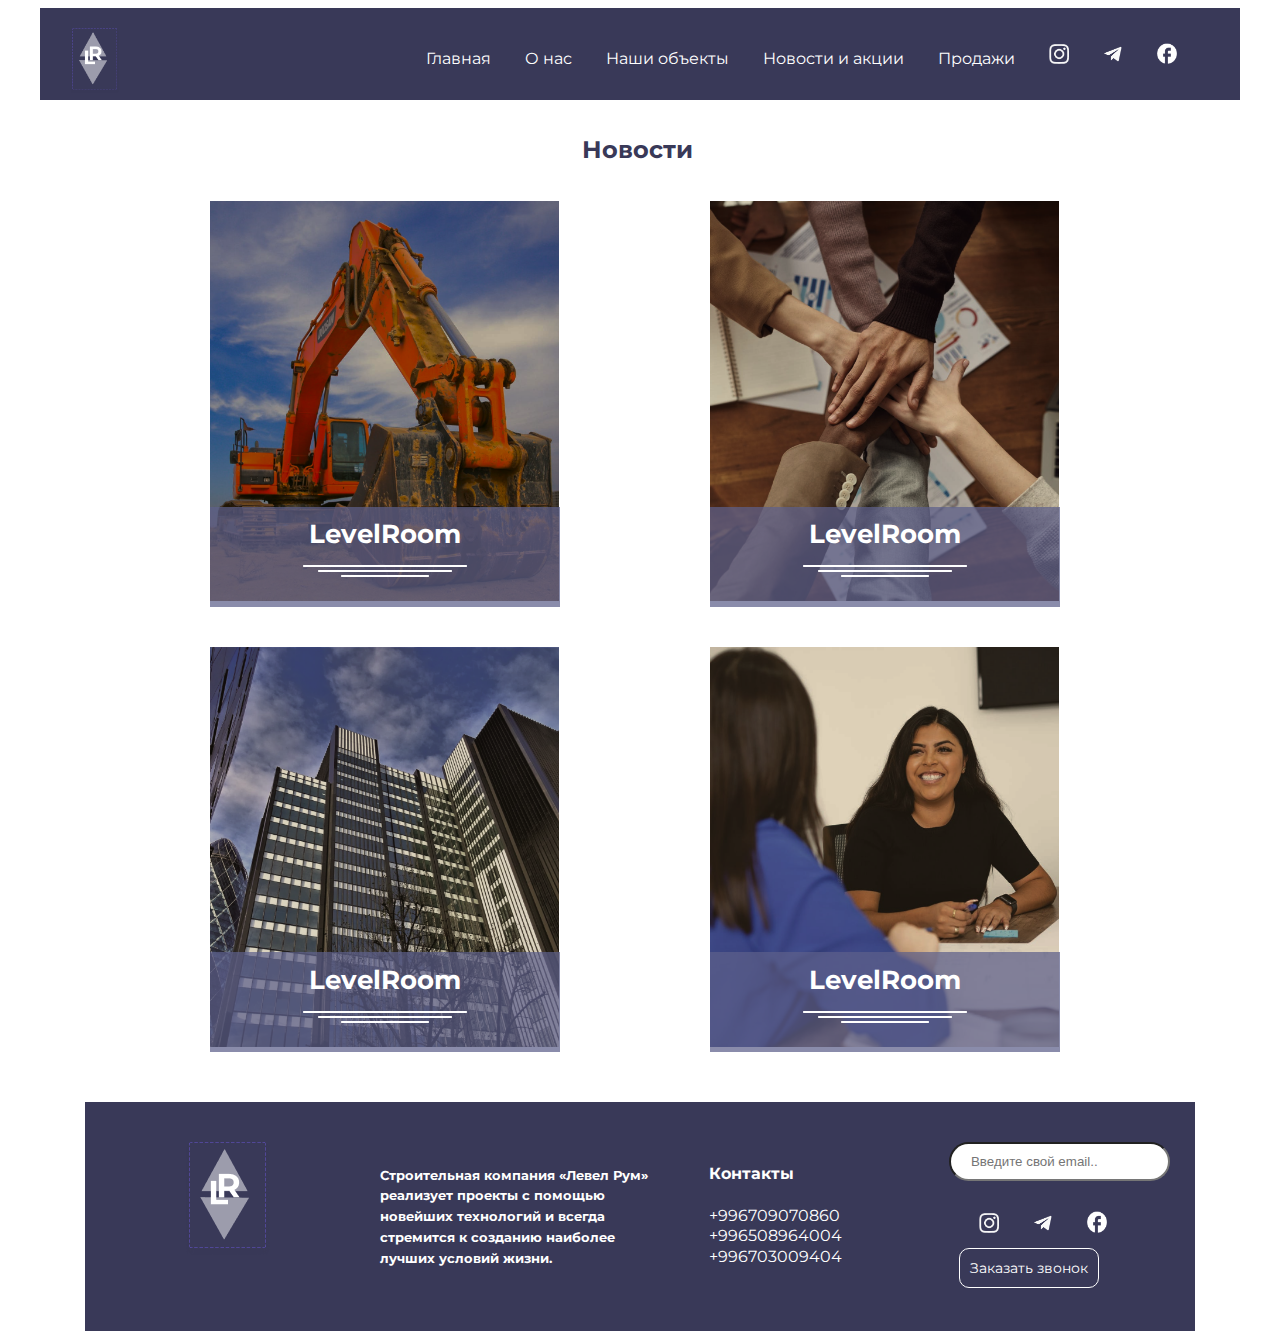
<file: new.html>
<!DOCTYPE html>
<html lang="en">
<head>
    <meta charset="UTF-8">
    <meta http-equiv="X-UA-Compatible" content="IE=edge">
    <meta name="viewport" content="width=device-width, initial-scale=1.0">
    <title>Document</title>
    <link rel="preconnect" href="https://fonts.googleapis.com">
    <link rel="preconnect" href="https://fonts.gstatic.com" crossorigin>
    <link href="https://fonts.googleapis.com/css2?family=Montserrat:wght@700&display=swap" rel="stylesheet">
    <link rel="stylesheet" href="css/new.css">
</head>
<body>
    <div class="section-one">
       <div class="container">
        <div class="header">
                <a href="#"><img class="logo" src="img/logotip.png" width="50px" alt="logo"></a>
            <nav class="nav">
                <a href="index.html">Главная</a>
                <a href="order.html">О нас</a>
                <a href="our.html">Наши объекты</a>
                <a href="new.html">Новости и акции</a>
                <a href="our.html">Продажи</a>
                <a href="#"><img src="img/instagram.png" width="20px" alt="insta"></a>
                <a href="#"><img src="img/telegram.png"  width="20px" alt="telegram"></a>
                <a href="#"><img src="img/facebook.png"  width="20px" alt="facebook"></a>     
            </nav>
        </div> 
        <section class="container">
            <div class="order-text">
                <h2>Новости</h2>
            </div>
            <section class="container">
                <div class="row">
                    <div class="col">
                        <div class="col-img">
                            <img src="img/development.png"  height="400px" alt="середине">
                        </div>
                            <div class="col-text">
                                <h1>LevelRoom</h1>
                                <img src="img/linii.png" alt="linii">
                                <h3>Новый проект</h3>
                                <p>Lorem ipsum dolor sit amet, consectetur adipiscing elit. Egestas facilisis in non velit, dictum nulla aliquam consequat.</p>
                                <a href="#">Подробнее</a>
                            </div>
                    </div>
                    <div class="col">
                        <div class="col-img">
                            <img src="img/team.png"  height="400px" alt="середине">
                        </div>
                            <div class="col-text">
                                <h1>LevelRoom</h1>
                                <img src="img/linii.png" alt="linii">
                                <h3>Акции</h3>
                                <p>Lorem ipsum dolor sit amet, consectetur adipiscing elit. Egestas facilisis in non velit, dictum nulla aliquam consequat.</p>
                                <a href="#">Подробнее</a>
                            </div>
                    </div>
                </div>
                <div class="row">
                    <div class="col">
                        <div class="col-img">
                            <img src="img/play.png"  height="400px" alt="середине">
                        </div>
                            <div class="col-text">
                                <h1>LevelRoom</h1>
                                <img src="img/linii.png" alt="linii">
                                <h3>У нас новый офис</h3>
                                <p>Lorem ipsum dolor sit amet, consectetur adipiscing elit. Egestas facilisis in non velit, dictum nulla aliquam consequat.</p>
                                <a href="#">Подробнее</a>
                            </div>
                    </div>
                    <div class="col">
                        <div class="col-img">
                            <img src="img/office.png"  height="400px" alt="середине">
                        </div>
                            <div class="col-text">
                                <h1>LevelRoom</h1>
                                <img src="img/linii.png" alt="linii">
                                <h3>Вакансии</h3>
                                <p>Lorem ipsum dolor sit amet, consectetur adipiscing elit. Egestas facilisis in non velit, dictum nulla aliquam consequat.</p>
                                <a href="#">Подробнее</a>
                            </div>
                    </div>
                </div>
                <footer class="container">
                    <div class="footer-flex">
                        <div class="imgg-div">
                           <a href="index.html"><img src="img/logotip.png" alt="logo"></a>  
                        </div>
                       <div class="text-divv">
                           <h5>Строительная компания «Левел Рум» реализует проекты с помощью новейших технологий и всегда стремится к созданию наиболее лучших условий жизни.</h5>
                       </div>
                       <div class="text-div-two">
                           <h4>Контакты</h4>
                           <a href="#">+996709070860</a>
                           <a href="#">+996508964004</a>
                           <a href="#">+996703009404</a>
                       </div>
                       <div class="inputs-div">
                           <input type="email" class="input" name="email" id="email" placeholder="Введите свой email..">
                           <a href="#"><img class="footerimg" src="img/instagram.png" width="20px" alt="insta"></a>
                            <a href="#"><img class="footerimg" src="img/telegram.png"  width="20px" alt="telegram"></a>
                            <a href="#"><img class="footerimg" src="img/facebook.png"  width="20px" alt="facebook"></a>
                            <a class="under_a" href="#">Заказать звонок</a>   
                       </div>
                    </div>
                   </footer>
            </section>
      </body>
    </html>
</file>
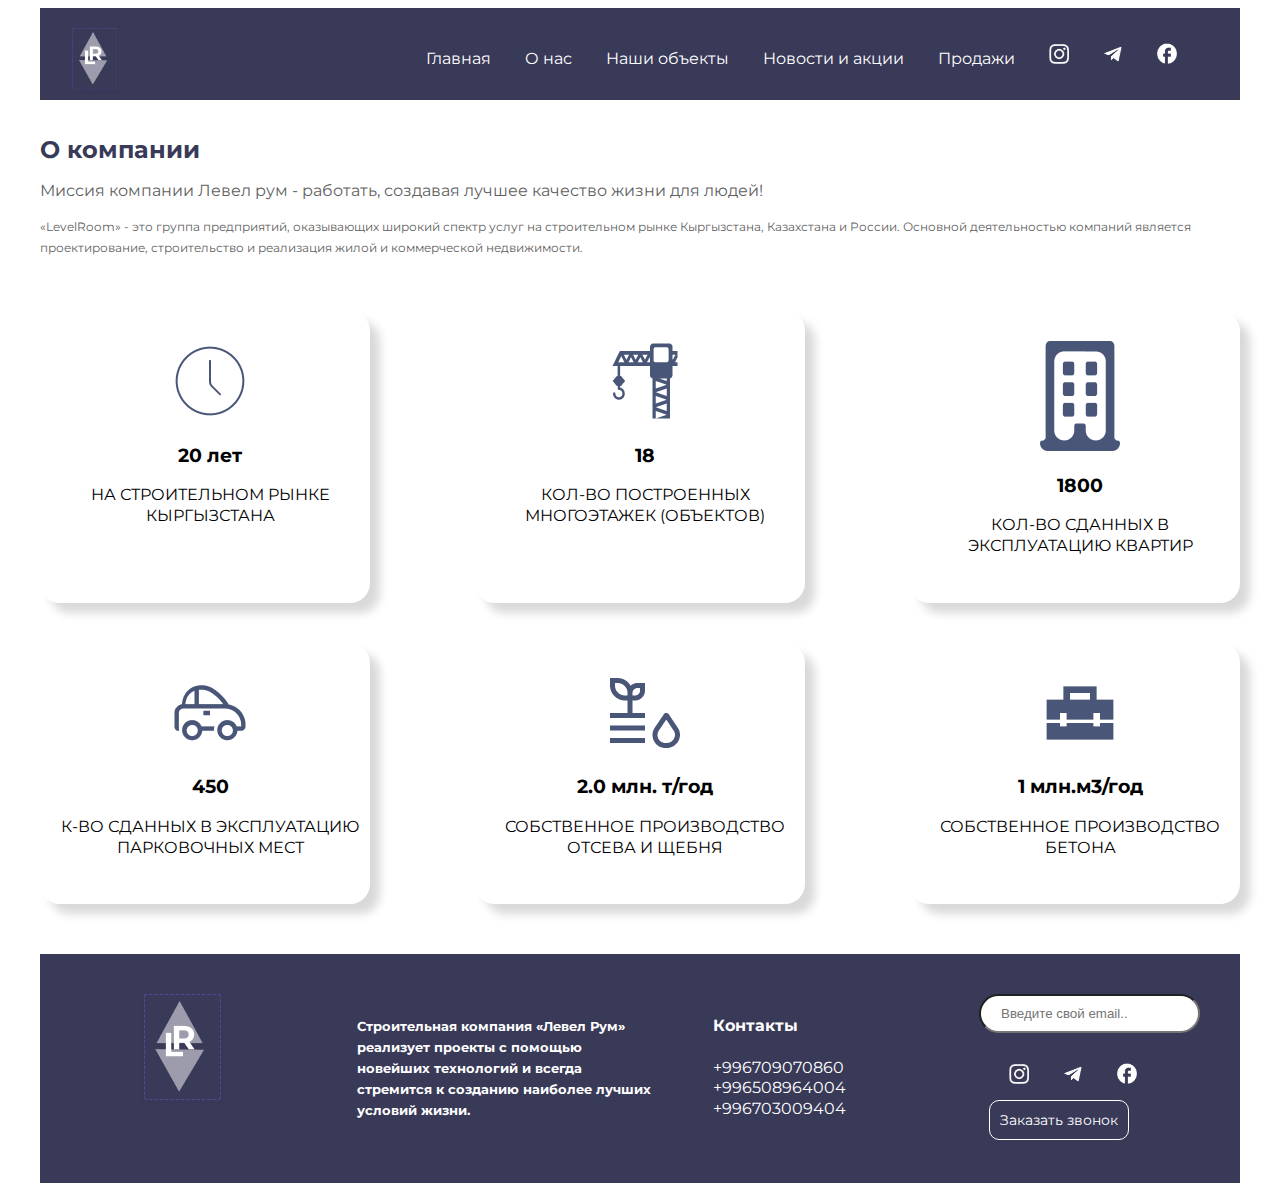
<file: objects.html>
<!DOCTYPE html>
<html lang="en">
<head>
    <meta charset="UTF-8">
    <meta http-equiv="X-UA-Compatible" content="IE=edge">
    <meta name="viewport" content="width=device-width, initial-scale=1.0">
    <title>Document</title>
    <link rel="preconnect" href="https://fonts.googleapis.com">
    <link rel="preconnect" href="https://fonts.gstatic.com" crossorigin>
    <link href="https://fonts.googleapis.com/css2?family=Montserrat:wght@700&display=swap" rel="stylesheet">
    <link rel="stylesheet" href="css/objects.css">
</head>
<body>
    <div class="section-one">
       <div class="container">
        <div class="header">
                <a href="#"><img class="logo" src="img/logotip.png" width="50px" alt="logo"></a>
            <nav class="nav">
                <a href="index.html">Главная</a>
                <a href="order.html">О нас</a>
                <a href="our.html">Наши объекты</a>
                <a href="new.html">Новости и акции</a>
                <a href="our.html">Продажи</a>
                <a href="#"><img src="img/instagram.png" width="20px" alt="insta"></a>
                <a href="#"><img src="img/telegram.png"  width="20px" alt="telegram"></a>
                <a href="#"><img src="img/facebook.png"  width="20px" alt="facebook"></a>     
            </nav>
        </div>    
         </div>
         </div>
         <section class="container">
            <div class="order-text">
                <h2>О компании</h2>
                <p>Миссия компании Левел рум - работать, создавая лучшее качество жизни для людей!</p>
                <p class="under-p">«LevelRoom» - это группа предприятий, оказывающих широкий спектр услуг на строительном рынке Кыргызстана, 
                Казахстана и России. Основной деятельностью компаний является проектирование, строительство и реализация
                жилой и коммерческой недвижимости.</p>
            </div>
            <div class="cards">
                <div class="cols">
                    <div class="card">
                        <img src="img/clock.png" alt="clock">
                        <h3>20 лет</h3>
                        <p>НА СТРОИТЕЛЬНОМ
                        РЫНКЕ КЫРГЫЗСТАНА</p>
                    </div>
                    <div class="card">
                        <img src="img/construction.png" alt="clock">
                        <h3>18</h3>
                        <p>КОЛ-ВО ПОСТРОЕННЫХ
                            МНОГОЭТАЖЕК (ОБЪЕКТОВ)</p>
                    </div>
                    <div class="card">
                        <img src="img/building.png" alt="clock">
                        <h3>1800</h3>
                        <p>КОЛ-ВО СДАННЫХ
                            В ЭКСПЛУАТАЦИЮ 
                            КВАРТИР</p>
                    </div>
                </div>
                <div class="cols">
                    <div class="card">
                        <img src="img/auto.png" alt="clock">
                        <h3>450</h3>
                        <p>К-ВО СДАННЫХ В
                            ЭКСПЛУАТАЦИЮ 
                            ПАРКОВОЧНЫХ МЕСТ</p>
                    </div>
                    <div class="card">
                        <img src="img/field.png" alt="clock">
                        <h3>2.0 млн. т/год</h3>
                        <p>СОБСТВЕННОЕ
                            ПРОИЗВОДСТВО
                            ОТСЕВА И ЩЕБНЯ</p>
                    </div>
                    <div class="card">
                        <img src="img/service.png" alt="clock">
                        <h3>1 млн.м3/год</h3>
                        <p>СОБСТВЕННОЕ 
                            ПРОИЗВОДСТВО
                            БЕТОНА</p>
                    </div>
                </div>
            </div>
            </section>
            <footer class="container">
                <div class="footer-flex">
                    <div class="img-div">
                       <a href="index.html"><img src="img/logotip.png" alt="logo"></a>  
                    </div>
                   <div class="text-div">
                       <h5>Строительная компания «Левел Рум» реализует проекты с помощью новейших технологий и всегда стремится к созданию наиболее лучших условий жизни.</h5>
                   </div>
                   <div class="text-div-two">
                       <h4>Контакты</h4>
                       <a href="#">+996709070860</a>
                       <a href="#">+996508964004</a>
                       <a href="#">+996703009404</a>
                   </div>
                   <div class="inputs-div">
                       <input type="email" class="input" name="email" id="email" placeholder="Введите свой email..">
                       <a href="#"><img class="footerimg" src="img/instagram.png" width="20px" alt="insta"></a>
                        <a href="#"><img class="footerimg" src="img/telegram.png"  width="20px" alt="telegram"></a>
                        <a href="#"><img class="footerimg" src="img/facebook.png"  width="20px" alt="facebook"></a>
                        <a class="under_a" href="#">Заказать звонок</a>   
                   </div>
                </div>
               </footer>
        </body>
    </html>
</file>
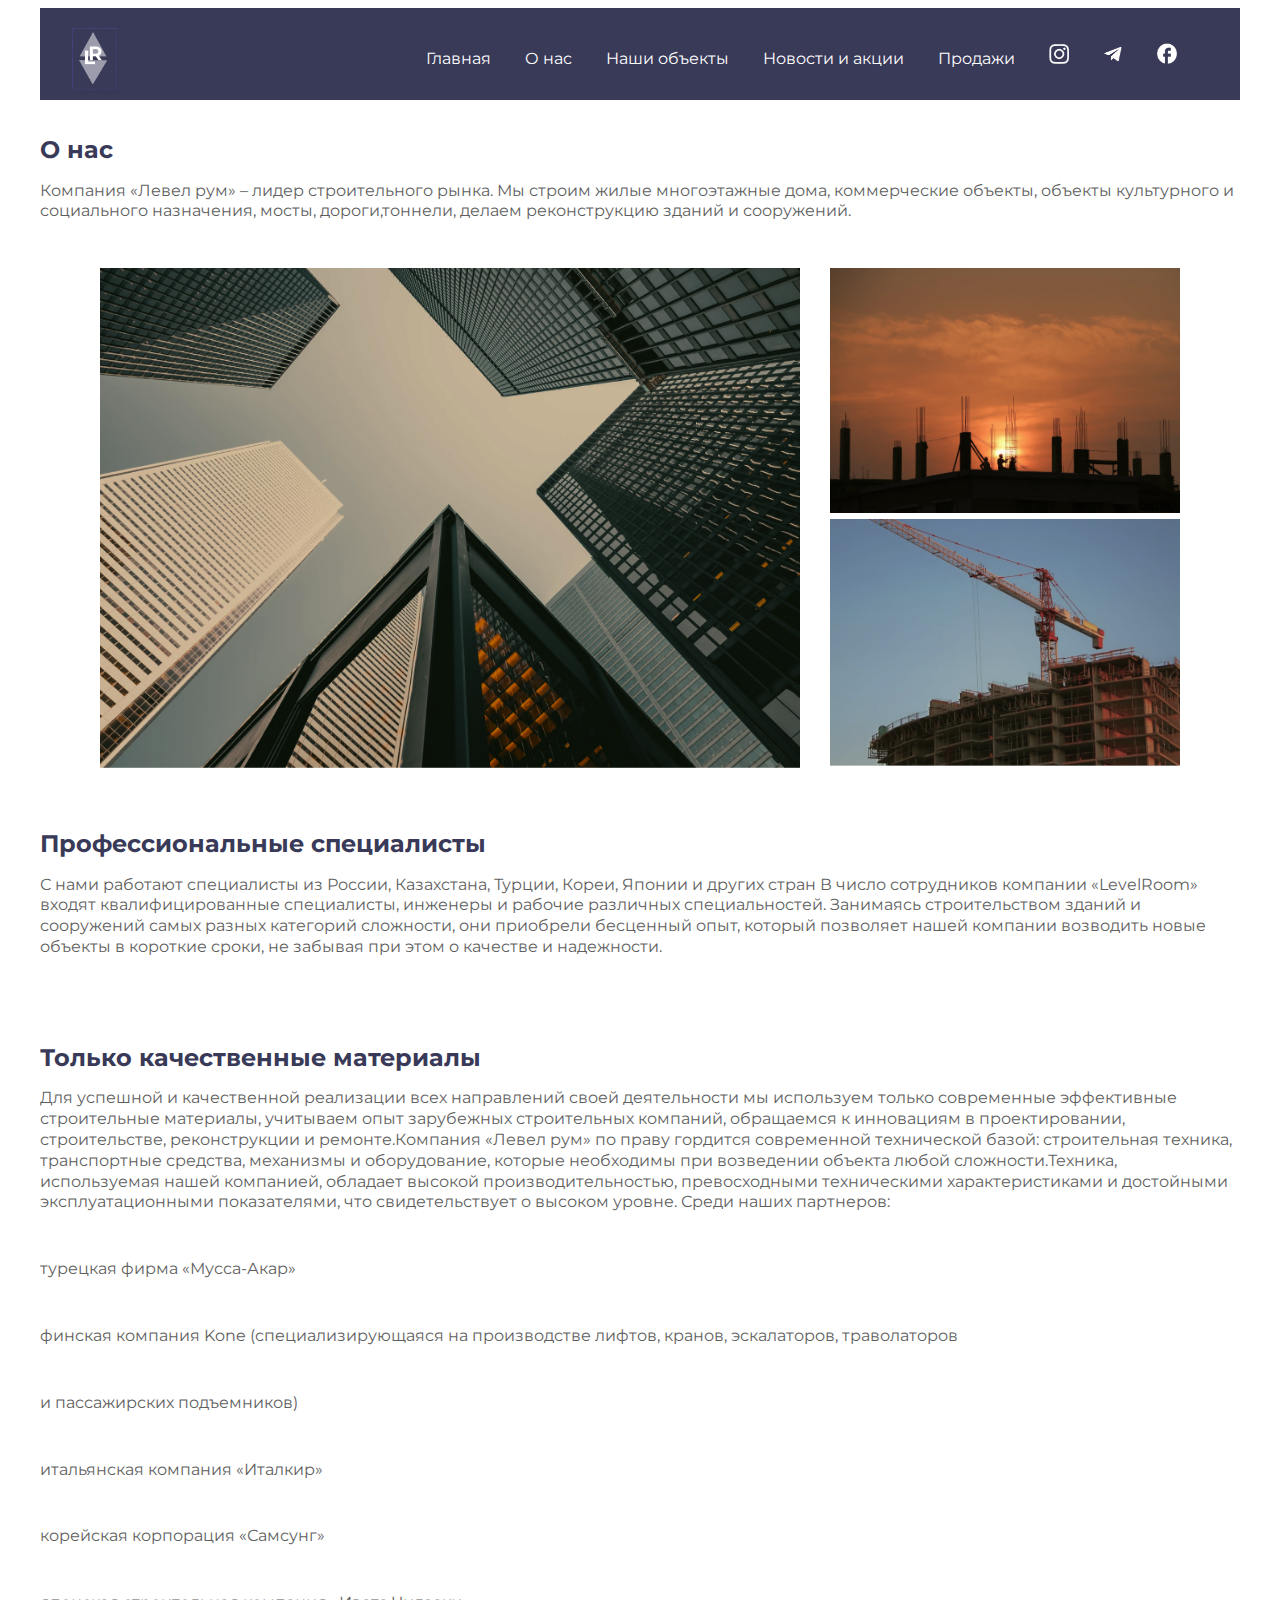
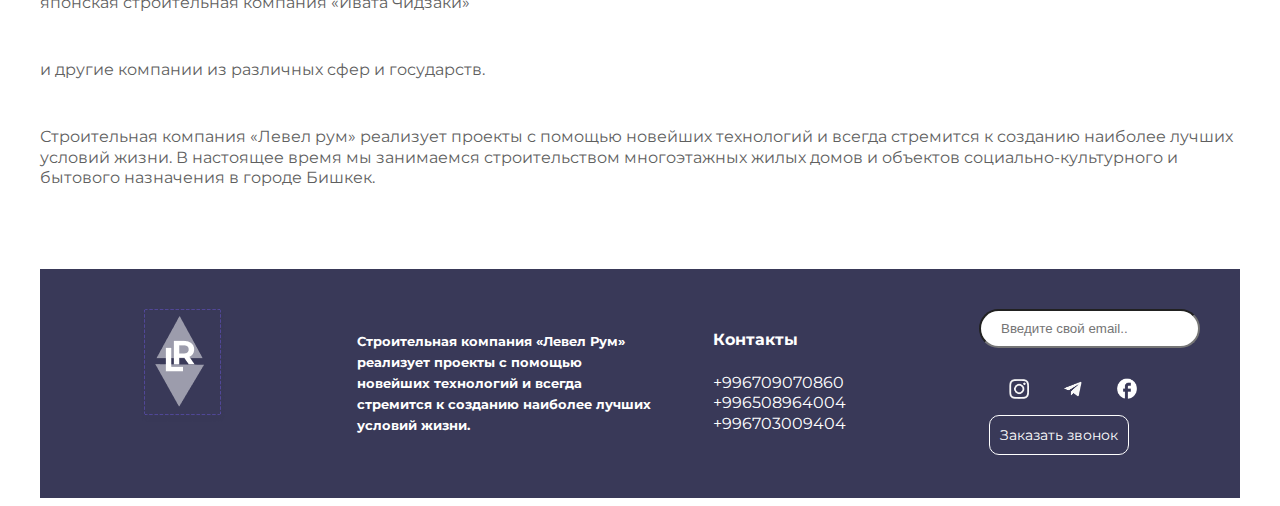
<file: order.html>
<!DOCTYPE html>
<html lang="en">
<head>
    <meta charset="UTF-8">
    <meta http-equiv="X-UA-Compatible" content="IE=edge">
    <meta name="viewport" content="width=device-width, initial-scale=1.0">
    <title>Document</title>
    <link rel="preconnect" href="https://fonts.googleapis.com">
    <link rel="preconnect" href="https://fonts.gstatic.com" crossorigin>
    <link href="https://fonts.googleapis.com/css2?family=Montserrat:wght@700&display=swap" rel="stylesheet">
    <link rel="stylesheet" href="css/order.css">
</head>
<body>
    <div class="section-one">
       <div class="container">
        <div class="header">
                <a href="#"><img class="logo" src="img/logotip.png" width="50px" alt="logo"></a>
            <nav class="nav">
                <a href="index.html">Главная</a>
                <a href="order.html">О нас</a>
                <a href="our.html">Наши объекты</a>
                <a href="new.html">Новости и акции</a>
                <a href="our.html">Продажи</a>
                <a href="#"><img src="img/instagram.png" width="20px" alt="insta"></a>
                <a href="#"><img src="img/telegram.png"  width="20px" alt="telegram"></a>
                <a href="#"><img src="img/facebook.png"  width="20px" alt="facebook"></a>     
            </nav>
        </div>    
         </div>
         </div>
         <section class="container">
          <div class="order-text">
              <h2>О нас</h2>
              <p>Компания «Левел рум» – лидер строительного рынка.  Мы строим жилые многоэтажные дома, коммерческие объекты,
              объекты культурного и социального назначения, мосты, дороги,тоннели, делаем реконструкцию зданий и сооружений.</p>
          </div>
          <div class="imges">
             <div class="img-order">
                <img src="img/здания.png" width="700px" height="500px" alt="здания">
            </div>  
            <div class="img-order-2">
                <img src="img/стройка.png" width="350" alt="стройка">
                <img src="img/стройка (2).png" width="350px" alt="стройка">
            </div>
          </div>
          <div class="under-order-text">
              <h2>Профессиональные специалисты</h2>
              <p>С нами работают специалисты из России, Казахстана, Турции, Кореи, Японии и других стран

                В число сотрудников компании «LevelRoom» входят квалифицированные специалисты, инженеры и рабочие различных 
                специальностей. Занимаясь строительством зданий и сооружений самых разных категорий сложности, они приобрели бесценный опыт,
                который позволяет нашей компании возводить новые объекты в короткие сроки, не забывая при этом о качестве и надежности.</p>
          </div>
          <div class="under-text">
              <h2>Только качественные материалы</h2>
              <p>Для успешной и качественной реализации всех направлений своей деятельности мы используем только современные 
                эффективные строительные материалы, учитываем опыт зарубежных строительных компаний, обращаемся к инновациям
                в проектировании, строительстве, реконструкции и ремонте.Компания «Левел рум» по праву гордится современной
                технической базой: строительная техника, транспортные средства, механизмы и оборудование, которые  необходимы при
                возведении объекта любой сложности.Техника, используемая нашей компанией, обладает высокой производительностью,
                превосходными техническими характеристиками и достойными эксплуатационными показателями, 
                что свидетельствует о высоком уровне.
                Среди наших партнеров:
                
                <p>
                турецкая фирма «Мусса-Акар»<p>
                финская компания Kone (специализирующаяся на производстве лифтов, кранов, эскалаторов, траволаторов<p> 
                и пассажирских подъемников)<p>
                итальянская компания «Италкир»<p>
                корейская корпорация «Самсунг»<p>
                японская строительная компания «Ивата Чидзаки»<p>
                и другие компании из различных сфер и государств.<p>

                Строительная компания «Левел рум» реализует проекты с помощью новейших технологий и всегда
                 стремится к созданию наиболее лучших условий жизни. В настоящее время мы занимаемся строительством многоэтажных жилых
                 домов и объектов социально-культурного и бытового назначения в городе Бишкек.</p>
          </div>
         </section>
         <footer class="container">
            <div class="footer-flex">
                <div class="img-div">
                   <a href="index.html"><img src="img/logotip.png" alt="logo"></a>  
                </div>
               <div class="text-div">
                   <h5>Строительная компания «Левел Рум» реализует проекты с помощью новейших технологий и всегда стремится к созданию наиболее лучших условий жизни.</h5>
               </div>
               <div class="text-div-two">
                   <h4>Контакты</h4>
                   <a href="#">+996709070860</a>
                   <a href="#">+996508964004</a>
                   <a href="#">+996703009404</a>
               </div>
               <div class="inputs-div">
                   <input type="email" class="input" name="email" id="email" placeholder="Введите свой email..">
                   <a href="#"><img class="footerimg" src="img/instagram.png" width="20px" alt="insta"></a>
                    <a href="#"><img class="footerimg" src="img/telegram.png"  width="20px" alt="telegram"></a>
                    <a href="#"><img class="footerimg" src="img/facebook.png"  width="20px" alt="facebook"></a>
                    <a class="under_a" href="#">Заказать звонок</a>   
               </div>
            </div>
           </footer>
        </body>
        </html>
</file>
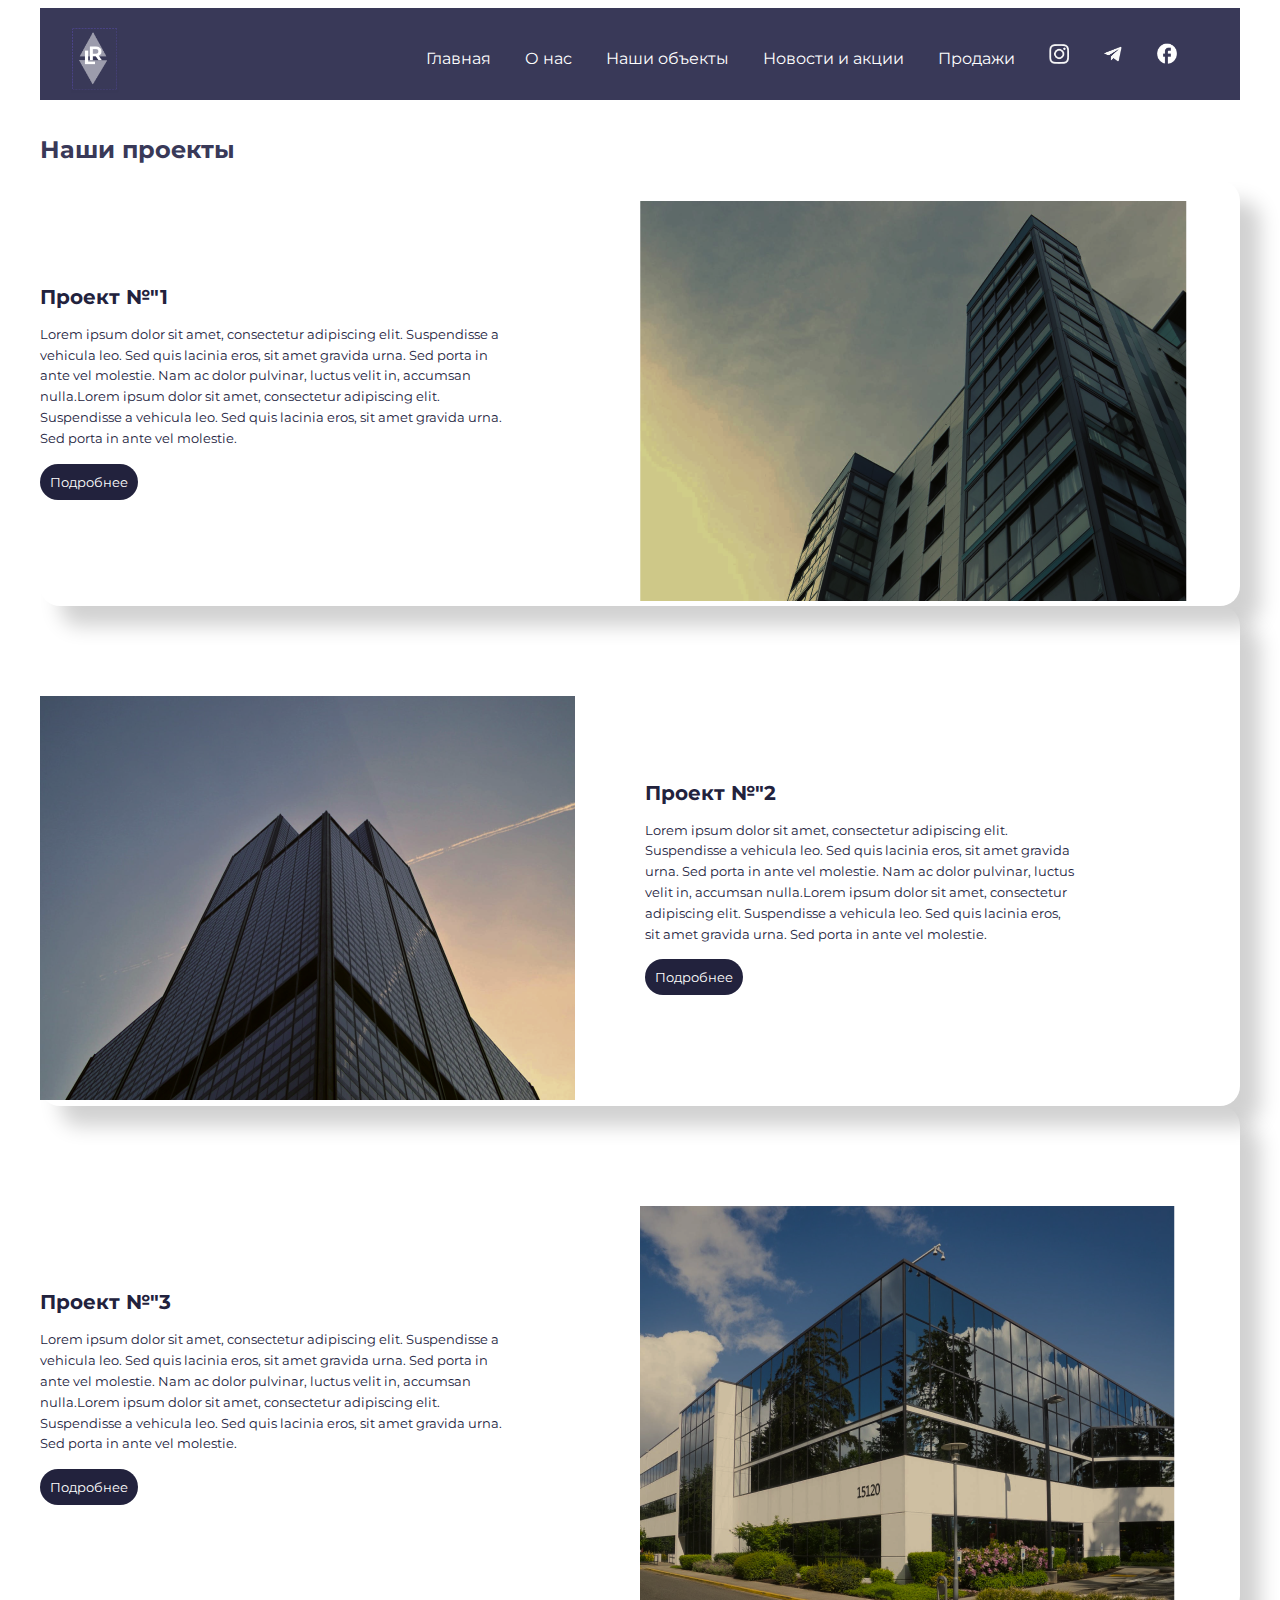
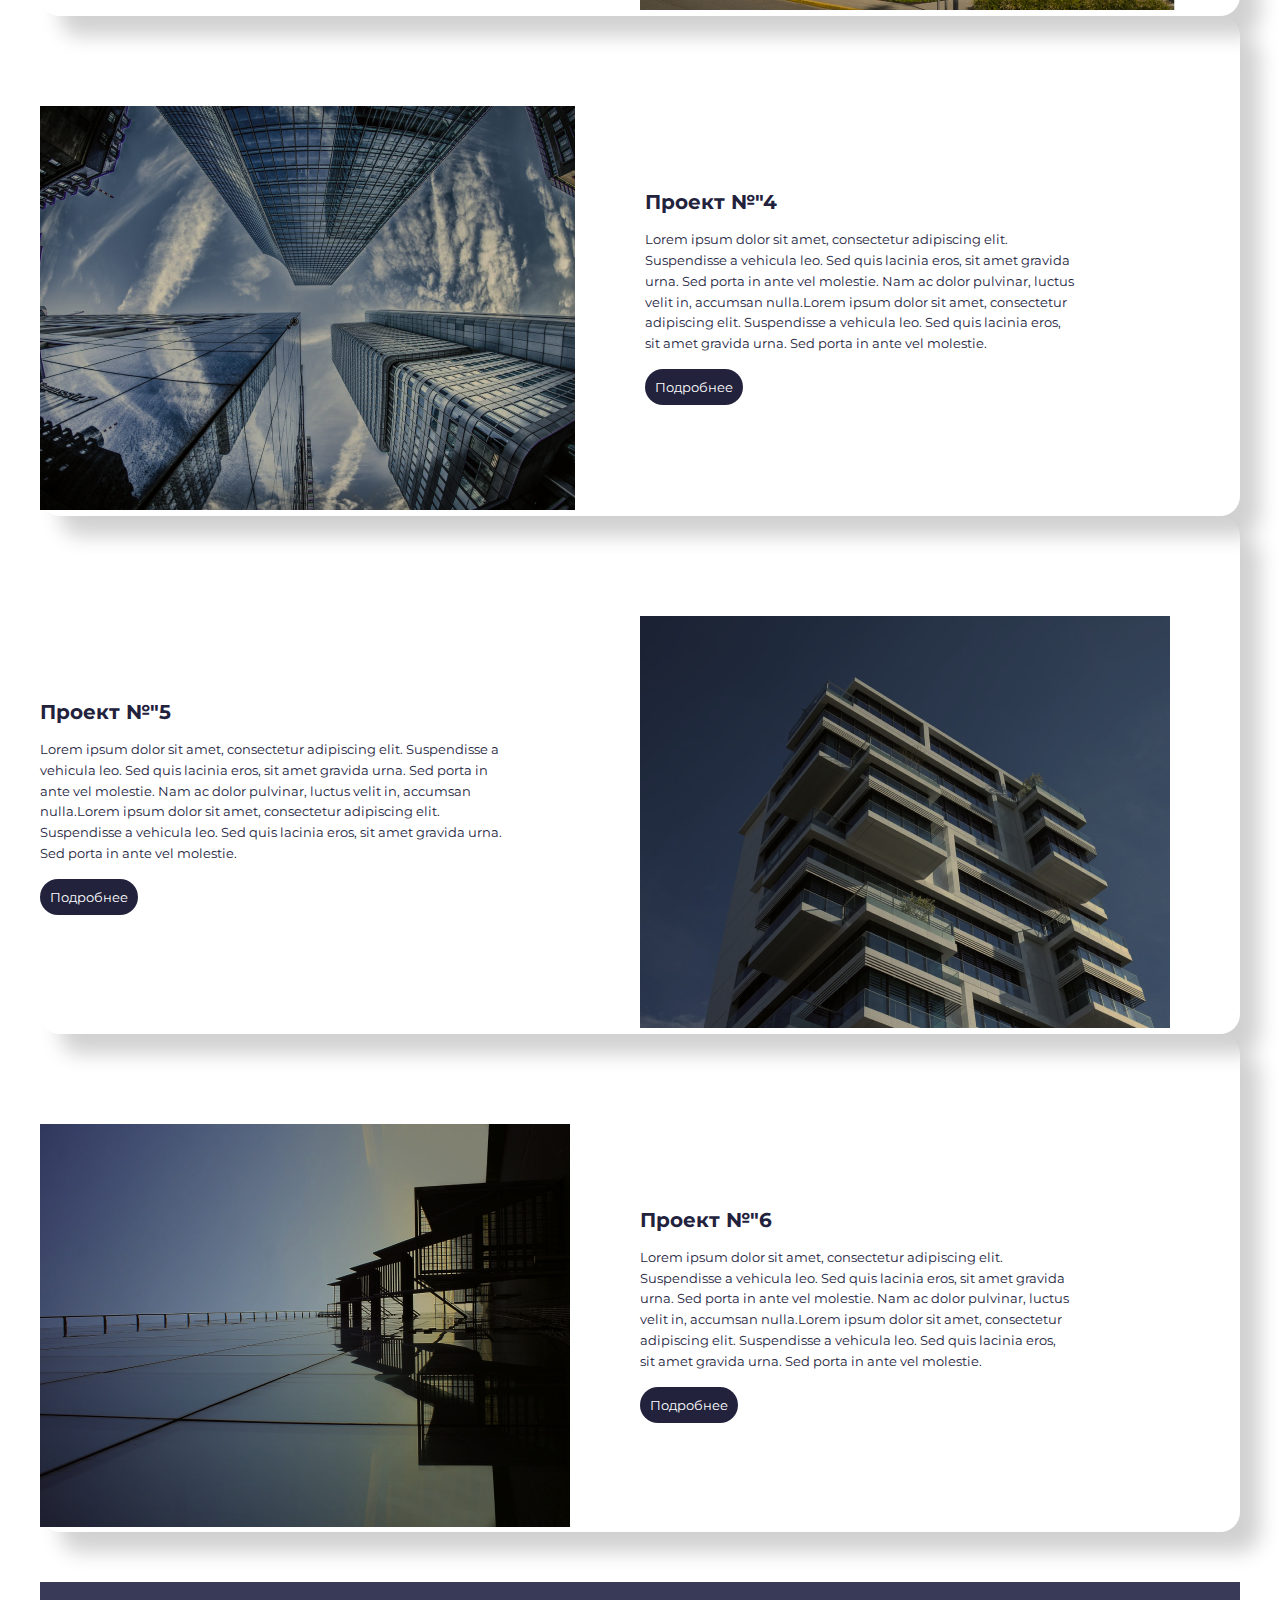
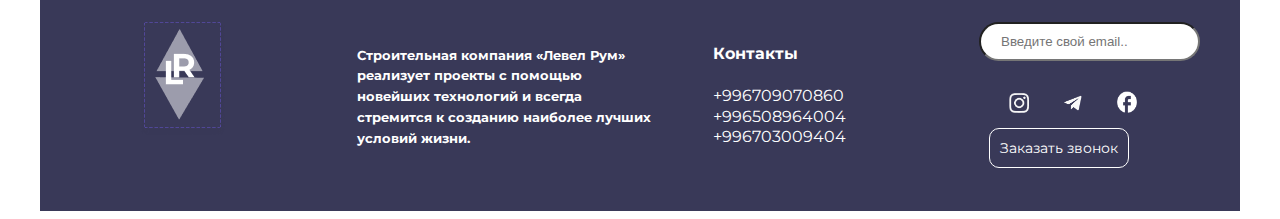
<file: our.html>
<!DOCTYPE html>
<html lang="en">
<head>
    <meta charset="UTF-8">
    <meta http-equiv="X-UA-Compatible" content="IE=edge">
    <meta name="viewport" content="width=device-width, initial-scale=1.0">
    <title>Document</title>
    <link rel="preconnect" href="https://fonts.googleapis.com">
    <link rel="preconnect" href="https://fonts.gstatic.com" crossorigin>
    <link href="https://fonts.googleapis.com/css2?family=Montserrat:wght@700&display=swap" rel="stylesheet">
    <link rel="stylesheet" href="css/our.css">
</head>
<body>
    <div class="section-one">
        <div class="container">
         <div class="header">
                 <a href="#"><img class="logo" src="img/logotip.png" width="50px" alt="logo"></a>
             <nav class="nav">
                 <a href="index.html">Главная</a>
                 <a href="order.html">О нас</a>
                 <a href="our.html">Наши объекты</a>
                 <a href="new.html">Новости и акции</a>
                 <a href="our.html">Продажи</a>
                 <a href="#"><img src="img/instagram.png" width="20px" alt="insta"></a>
                 <a href="#"><img src="img/telegram.png"  width="20px" alt="telegram"></a>
                 <a href="#"><img src="img/facebook.png"  width="20px" alt="facebook"></a>     
             </nav>
         </div>    
          </div>
          </div>
          <section class="container">
            <div class="order-text">
                <h2>Наши проекты</h2>
            </div>
            <div class="big-divs under-top-div">
                <div class="text-div">
                    <h2>Проект  №"1</h2>
                    <p>Lorem ipsum dolor sit amet, consectetur adipiscing elit. Suspendisse a vehicula leo. Sed quis lacinia eros, sit amet gravida urna. Sed porta in ante vel molestie. Nam ac dolor pulvinar, luctus velit in, accumsan nulla.Lorem ipsum dolor sit amet, consectetur adipiscing elit. Suspendisse a vehicula leo. Sed quis lacinia eros, sit amet gravida urna. Sed porta in ante vel molestie.</p>
                    <a href="#">Подробнее</a>
                </div>
                <div class="img-div">
                    <img src="img/buildingone.png" alt="building">
                </div>
            </div>
            <div class="big-divs bigs">
                <div class="img-div divs-2">
                    <img src="img/buildingtwo.png" alt="building">
                </div>
                <div class="text-div div-2">
                    <h2>Проект  №"2</h2>
                    <p>Lorem ipsum dolor sit amet, consectetur adipiscing elit. Suspendisse a vehicula leo. Sed quis lacinia eros, sit amet gravida urna. Sed porta in ante vel molestie. Nam ac dolor pulvinar, luctus velit in, accumsan nulla.Lorem ipsum dolor sit amet, consectetur adipiscing elit. Suspendisse a vehicula leo. Sed quis lacinia eros, sit amet gravida urna. Sed porta in ante vel molestie.</p>
                    <a href="#">Подробнее</a>
                </div>
            </div>
            <div class="big-divs divvs">
                <div class="text-div">
                    <h2>Проект  №"3</h2>
                    <p>Lorem ipsum dolor sit amet, consectetur adipiscing elit. Suspendisse a vehicula leo. Sed quis lacinia eros, sit amet gravida urna. Sed porta in ante vel molestie. Nam ac dolor pulvinar, luctus velit in, accumsan nulla.Lorem ipsum dolor sit amet, consectetur adipiscing elit. Suspendisse a vehicula leo. Sed quis lacinia eros, sit amet gravida urna. Sed porta in ante vel molestie.</p>
                    <a href="#">Подробнее</a>
                </div>
                <div class="img-div">
                    <img src="img/buildingthree.png" alt="building">
                </div>
            </div>
            <div class="big-divs bigs">
                <div class="img-div divs-2">
                    <img src="img/buildingfor.png" alt="building">
                </div>
                <div class="text-div div-2">
                    <h2>Проект  №"4</h2>
                    <p>Lorem ipsum dolor sit amet, consectetur adipiscing elit. Suspendisse a vehicula leo. Sed quis lacinia eros, sit amet gravida urna. Sed porta in ante vel molestie. Nam ac dolor pulvinar, luctus velit in, accumsan nulla.Lorem ipsum dolor sit amet, consectetur adipiscing elit. Suspendisse a vehicula leo. Sed quis lacinia eros, sit amet gravida urna. Sed porta in ante vel molestie.</p>
                    <a href="#">Подробнее</a>
                </div>
            </div>
            <div class="big-divs divvs">
                <div class="text-div">
                    <h2>Проект  №"5</h2>
                    <p>Lorem ipsum dolor sit amet, consectetur adipiscing elit. Suspendisse a vehicula leo. Sed quis lacinia eros, sit amet gravida urna. Sed porta in ante vel molestie. Nam ac dolor pulvinar, luctus velit in, accumsan nulla.Lorem ipsum dolor sit amet, consectetur adipiscing elit. Suspendisse a vehicula leo. Sed quis lacinia eros, sit amet gravida urna. Sed porta in ante vel molestie.</p>
                    <a href="#">Подробнее</a>
                </div>
                <div class="img-div">
                    <img src="img/buildingfive.png" alt="building">
                </div>
            </div>
            <div class="big-divs bigs">
                <div class="img-div divs-2">
                    <img src="img/buildingsix.png" alt="building">
                </div>
                <div class="text-div div-2">
                    <h2>Проект  №"6</h2>
                    <p>Lorem ipsum dolor sit amet, consectetur adipiscing elit. Suspendisse a vehicula leo. Sed quis lacinia eros, sit amet gravida urna. Sed porta in ante vel molestie. Nam ac dolor pulvinar, luctus velit in, accumsan nulla.Lorem ipsum dolor sit amet, consectetur adipiscing elit. Suspendisse a vehicula leo. Sed quis lacinia eros, sit amet gravida urna. Sed porta in ante vel molestie.</p>
                    <a href="#">Подробнее</a>
                </div>
            </div>
          </section>
          <footer class="container">
            <div class="footer-flex">
                <div class="imgg-div">
                   <a href="index.html"><img src="img/logotip.png" alt="logo"></a>  
                </div>
               <div class="text-divv">
                   <h5>Строительная компания «Левел Рум» реализует проекты с помощью новейших технологий и всегда стремится к созданию наиболее лучших условий жизни.</h5>
               </div>
               <div class="text-div-two">
                   <h4>Контакты</h4>
                   <a href="#">+996709070860</a>
                   <a href="#">+996508964004</a>
                   <a href="#">+996703009404</a>
               </div>
               <div class="inputs-div">
                   <input type="email" class="input" name="email" id="email" placeholder="Введите свой email..">
                   <a href="#"><img class="footerimg" src="img/instagram.png" width="20px" alt="insta"></a>
                    <a href="#"><img class="footerimg" src="img/telegram.png"  width="20px" alt="telegram"></a>
                    <a href="#"><img class="footerimg" src="img/facebook.png"  width="20px" alt="facebook"></a>
                    <a class="under_a" href="#">Заказать звонок</a>   
               </div>
            </div>
           </footer>
</body>
</html>
</file>
<file: css/new.css>
body{
    font-family: 'Montserrat', sans-serif;
    font-size: 16px;
    line-height: 1.3em;
    background-color: rgb(255, 255, 255);
}
.container{
    max-width: 1200px;
    margin: 0 auto;
    padding: 0 15px;
}  
.header{
    display: flex;
    background-color: #393958;
}
.nav{
    padding-top: 35px;
    margin-left: 23%;
}
a{
    text-decoration: none;
    padding-left: 30px;
    color: #fff;
}
.logo{
    padding-top: 20px;
}
.order-text h2{
    margin-left: 45%;
    padding-top: 20px;
    color: #393958;
}
.text-div{
    width: 50%;
    padding-top: 90px;
    color: #22223d;
}
.divs{
    margin-left: 50px;
}
.row{
    display: flex;
    padding-left: 140px;
    margin-top: 40px;
}
.col{
    width: 50%;
    position: relative;
    overflow: hidden;
}
.col:hover .col-text{
    bottom: 0;
}
.col-img{
    width: 100%;
}
.col-text{
    background-color: #5d608ab8;
    color: #fff;
    text-align: center;
    width: 350px;
    height: 400px;
    position: absolute;
    bottom: -300px;
    transition: 3s;
    font-size: 13px;
}
.col-text h1{
    padding-top: 0px;
}
.col-text h3{
    padding-top: 80px;
}
.col-text a{
    background-color: #22223d;
    border-radius: 20px;
    padding: 10px 10px;
}
.footer-flex{
    margin-top: 50px;
    display: flex;
    justify-content: space-between;
    background-color: #393958;
    color: #fff;
    padding: 40px 40px;
}
.imgg-div{
    width: 25%;
    margin-left: 30px;
}
.text-divv{
    width: 30%;
}
.text-div-two{
    width: 30%;
    padding-left: 30px;
}
.text-div-two h4{
    padding-left: 30px;
}
.inputs-div{
    width: 20%;
}
.footerimg{
    padding-top: 30px;
    padding-bottom: 20px;
}
.input{
    padding: 10px 20px;
    border-radius: 20px;
}
.under_a{
    font-size: 14px;
    margin-left: 10px;
    border: 1px solid #fff;
    padding: 10px 10px;
    border-radius: 10px;
}
</file>
<file: css/objects.css>
body{
    font-family: 'Montserrat', sans-serif;
    font-size: 16px;
    line-height: 1.3em;
    background-color: rgb(255, 255, 255);
}
.container{
    max-width: 1200px;
    margin: 0 auto;
    padding: 0 15px;
}  
.header{
    display: flex;
    background-color: #393958;
}
.nav{
    padding-top: 35px;
    margin-left: 23%;
}
a{
    text-decoration: none;
    padding-left: 30px;
    color: #fff;
}
.logo{
    padding-top: 20px;
}
.order-text h2{
    padding-top: 20px;
    color: #393958;
}
.order-text p{
    color: #5f5f5f;
}
.under-p{
    font-size: 12px;
    color: rgb(156, 156, 156);
}
.cols{
    display: flex;
    justify-content: space-between;
    padding-top: 40px;
}
.card{
    width: 25%;
    border-radius: 20px;
    box-shadow: 10px 10px 10px rgba(0, 0, 0, 0.151);
    text-align: center;
    padding: 30px 10px;
    padding-left: 20px;
}
.footer-flex{
    margin-top: 50px;
    display: flex;
    justify-content: space-between;
    background-color: #393958;
    color: #fff;
    padding: 40px 40px;
}
.img-div{
    width: 25%;
    margin-left: 30px;
}
.text-div{
    width: 30%;
}
.text-div-two{
    width: 30%;
    padding-left: 30px;
}
.text-div-two h4{
    padding-left: 30px;
}
.inputs-div{
    width: 20%;
}
.footerimg{
    padding-top: 30px;
    padding-bottom: 20px;
}
.input{
    padding: 10px 20px;
    border-radius: 20px;
}
.under_a{
    font-size: 14px;
    margin-left: 10px;
    border: 1px solid #fff;
    padding: 10px 10px;
    border-radius: 10px;
}
</file>
<file: css/order.css>
body{
    font-family: 'Montserrat', sans-serif;
    font-size: 16px;
    line-height: 1.3em;
    background-color: rgb(255, 255, 255);
}
.container{
    max-width: 1200px;
    margin: 0 auto;
    padding: 0 15px;
}  
.header{
    display: flex;
    /* background-color: rgba(255, 255, 255, 0.103);
    backdrop-filter: blur(10px);
    box-shadow: inset rgba(255, 255, 255, 0.288) 20px -10px 20px; */
    background-color: #393958;
}
.nav{
    padding-top: 35px;
    margin-left: 23%;
}
a{
    text-decoration: none;
    padding-left: 30px;
    color: #fff;
}
.logo{
    padding-top: 20px;
}
.order-text h2{
    padding-top: 20px;
    color: #393958;
}
.order-text p{
    color: #5f5f5f;
    padding-bottom: 30px;
}
.imges{
    display: flex;
}
.img-order{
    padding-right: 30px;
    padding-left: 5%;
}
.img-order-2{
    width: 30%;
}
.under-order-text h2{
    padding-top: 40px;
    color: #393958;
}
.under-order-text p{
    color: #5f5f5f;
    padding-bottom: 30px;
}
.under-text h2{
    padding-top: 40px;
    color: #393958;
}
.under-text p{
    color: #5f5f5f;
    padding-bottom: 30px;
}
.footer-flex{
    margin-top: 50px;
    display: flex;
    justify-content: space-between;
    background-color: #393958;
    color: #fff;
    padding: 40px 40px;
}
.img-div{
    width: 25%;
    margin-left: 30px;
}
.text-div{
    width: 30%;
}
.text-div-two{
    width: 30%;
    padding-left: 30px;
}
.text-div-two h4{
    padding-left: 30px;
}
.inputs-div{
    width: 20%;
}
.footerimg{
    padding-top: 30px;
    padding-bottom: 20px;
}
.input{
    padding: 10px 20px;
    border-radius: 20px;
}
.under_a{
    font-size: 14px;
    margin-left: 10px;
    border: 1px solid #fff;
    padding: 10px 10px;
    border-radius: 10px;
}
</file>
<file: css/our.css>
body{
    font-family: 'Montserrat', sans-serif;
    font-size: 16px;
    line-height: 1.3em;
    background-color: rgb(255, 255, 255);
}
.container{
    max-width: 1200px;
    margin: 0 auto;
    padding: 0 15px;
}  
.header{
    display: flex;
    background-color: #393958;
}
.nav{
    padding-top: 35px;
    margin-left: 23%;
}
a{
    text-decoration: none;
    padding-left: 30px;
    color: #fff;
}
.logo{
    padding-top: 20px;
}
.order-text h2{
    padding-top: 20px;
    color: #393958;
}
.text-div{
    font-size: 13px;
    width: 50%;
    padding-top: 70px;
    color: #22223d;
}
.text-div a{
    margin-top: 5%;
    background-color: #22223d;
    padding: 10px 10px;
    border-radius: 20px;
}
.text-div p{
    width: 80%;
    padding-bottom: 10px;
}
.under-top-div{
    padding-top: 20px;
}
.divvs{
    padding-top: 100px;
}
.bigs{
    padding-top: 90px
}
.big-divs{
    display: flex;
    box-shadow: 20px 20px 20px rgba(0, 0, 0, 0.185);
    border-radius: 20px;
}
.div-2{
    width: 45%;
    padding-left: 70px;
}
.footer-flex{
    margin-top: 50px;
    display: flex;
    justify-content: space-between;
    background-color: #393958;
    color: #fff;
    padding: 40px 40px;
}
.imgg-div{
    width: 25%;
    margin-left: 30px;
}
.text-divv{
    width: 30%;
}
.text-div-two{
    width: 30%;
    padding-left: 30px;
}
.text-div-two h4{
    padding-left: 30px;
}
.inputs-div{
    width: 20%;
}
.footerimg{
    padding-top: 30px;
    padding-bottom: 20px;
}
.input{
    padding: 10px 20px;
    border-radius: 20px;
}
.under_a{
    font-size: 14px;
    margin-left: 10px;
    border: 1px solid #fff;
    padding: 10px 10px;
    border-radius: 10px;
}
</file>
